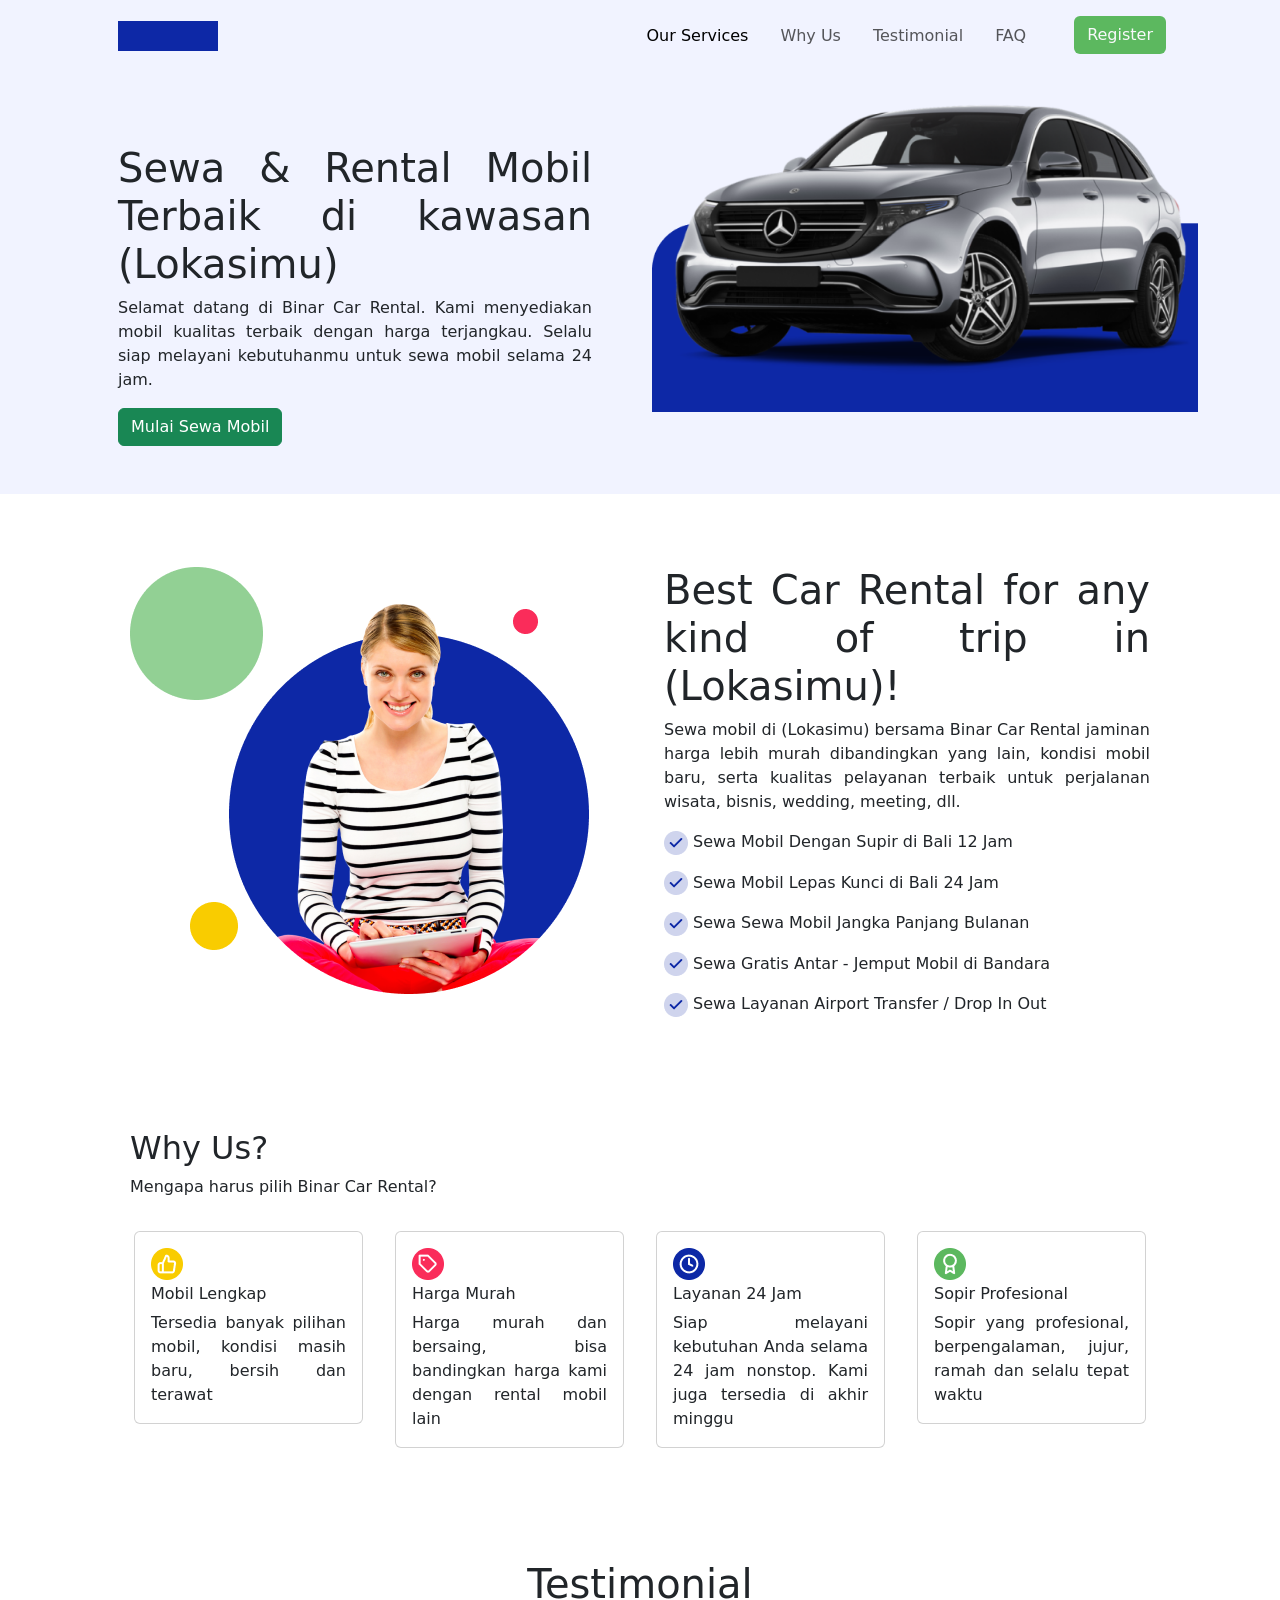
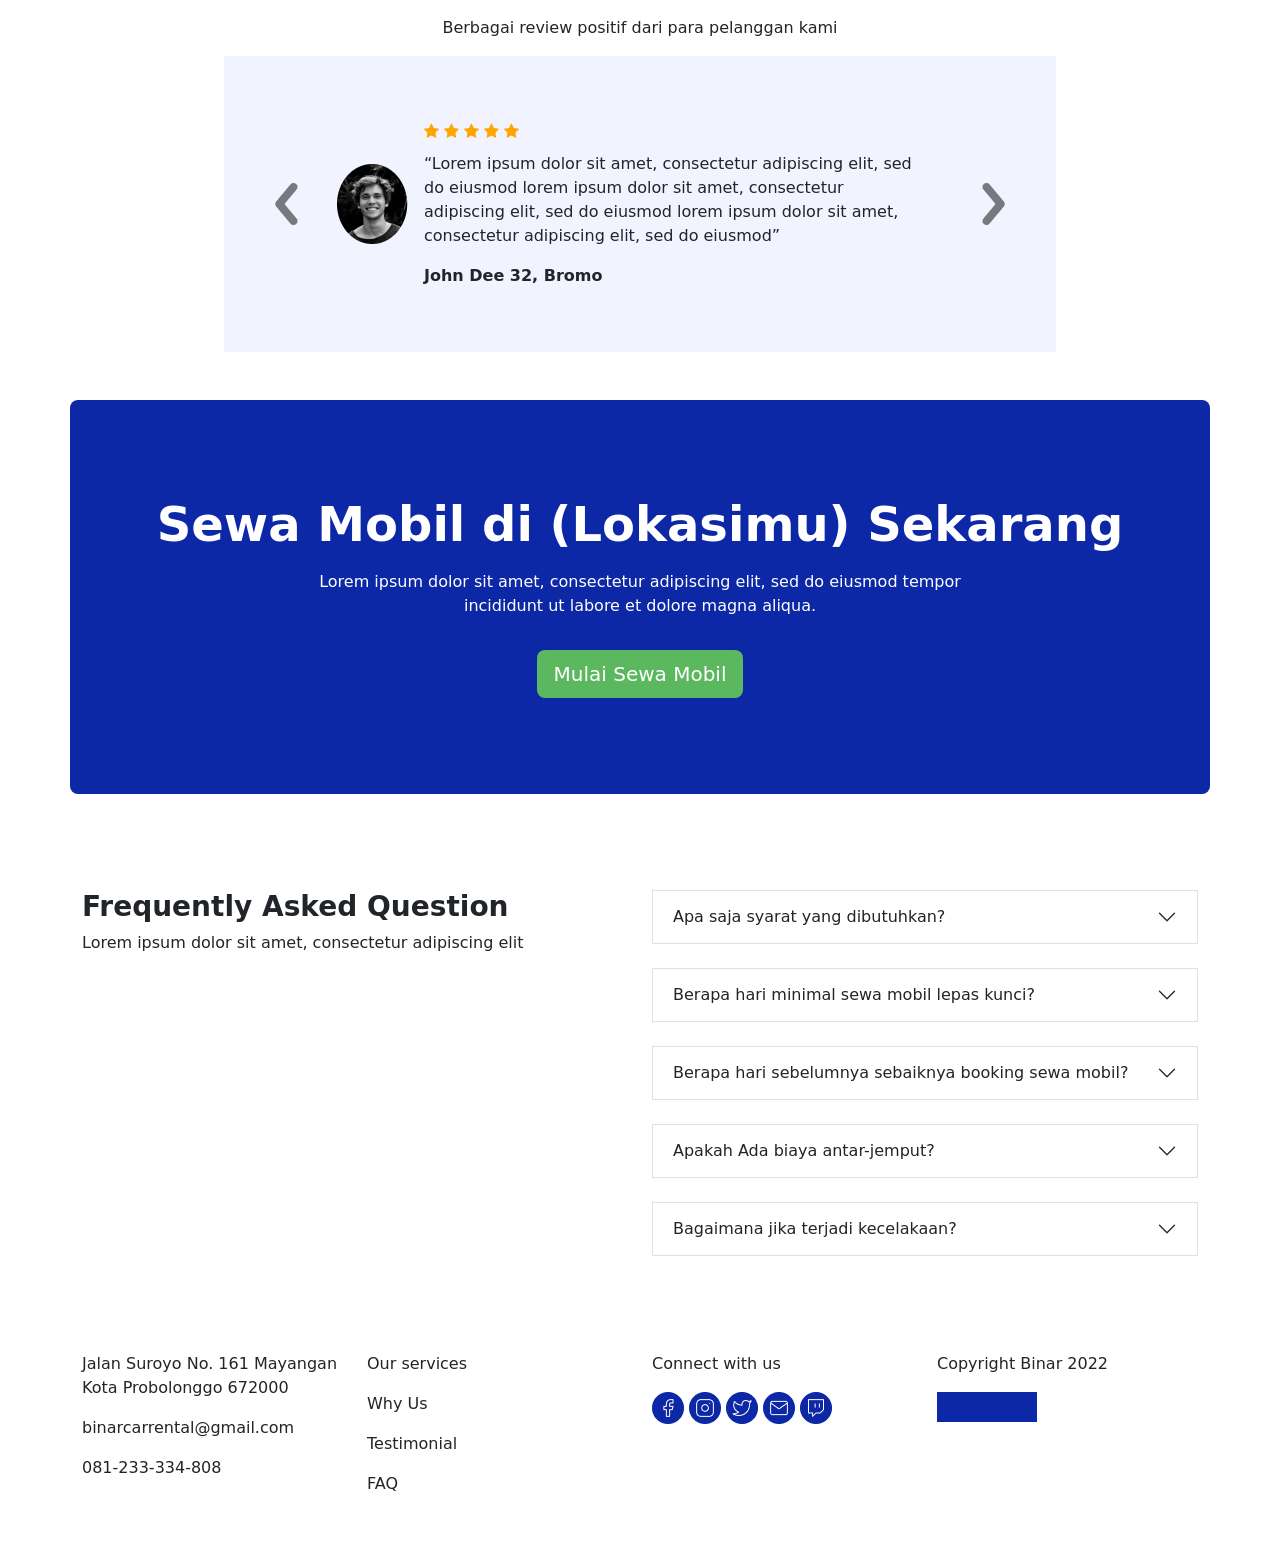
<file: public/index.html>
<!DOCTYPE html>
<html lang="en">
  <head>
    <meta charset="utf-8" />
    <meta name="viewport" content="width=device-width, initial-scale=1" />
    <title>Binar Car Rental</title>
    <link
      rel="stylesheet"
      href="https://cdnjs.cloudflare.com/ajax/libs/font-awesome/4.7.0/css/font-awesome.min.css"
    />
    <link
      href="https://cdn.jsdelivr.net/npm/bootstrap@5.3.3/dist/css/bootstrap.min.css"
      rel="stylesheet"
      integrity="sha384-QWTKZyjpPEjISv5WaRU9OFeRpok6YctnYmDr5pNlyT2bRjXh0JMhjY6hW+ALEwIH"
      crossorigin="anonymous"
    />
  </head>
  <body>
    <div style="background-color: #f1f3ff">
      <!-- navbar -->
      <nav class="navbar navbar-expand-md">
        <div class="container ps-5">
          <a
            class="navbar-brand"
            href="#"
            style="width: 100px; height: 30px; background-color: #0d28a6"
          ></a>
          <button
            class="navbar-toggler"
            type="button"
            data-bs-toggle="offcanvas"
            data-bs-target="#navbarOffcanvasLg"
            aria-controls="navbarOffcanvasLg"
            aria-label="Toggle navigation"
          >
            <span class="navbar-toggler-icon"></span>
          </button>
          <div
            class="offcanvas offcanvas-end"
            tabindex="-1"
            id="navbarOffcanvasLg"
            aria-labelledby="navbarOffcanvasLgLabel"
          >
            <div class="offcanvas-header px-5">
              <h5 class="offcanvas-title" id="offcanvasNavbarLabel">BCR</h5>
              <button
                type="button"
                class="btn-close"
                data-bs-dismiss="offcanvas"
                aria-label="Close"
              ></button>
            </div>
            <ul class="navbar-nav ms-md-auto p-md-2 px-5 gap-3">
              <li class="nav-item">
                <a class="nav-link active" aria-current="page" href="#"
                  >Our Services</a
                >
              </li>
              <li class="nav-item">
                <a class="nav-link" href="#">Why Us</a>
              </li>
              <li class="nav-item">
                <a class="nav-link" href="#">Testimonial</a>
              </li>
              <li class="nav-item">
                <a class="nav-link" href="#">FAQ</a>
              </li>
              <div>
                <button
                  class="btn text-light mx-md-4"
                  type="submit"
                  style="background-color: #5cb85f"
                >
                  Register
                </button>
              </div>
            </ul>
          </div>
        </div>
      </nav>
      <!-- sewa mobil -->
      <div class="container">
        <div class="row pt-4 mb-4">
          <div class="col-md-6 my-auto p-5" style="text-align: justify">
            <h1>Sewa & Rental Mobil Terbaik di kawasan (Lokasimu)</h1>
            <p>
              Selamat datang di Binar Car Rental. Kami menyediakan mobil
              kualitas terbaik dengan harga terjangkau. Selalu siap melayani
              kebutuhanmu untuk sewa mobil selama 24 jam.
            </p>
            <a href="cars.html">
              <button type="button" class="btn btn-success">
              Mulai Sewa Mobil
            </button>
            </a>
          </div>
          <div class="col-md-6">
            <img
              src="images/img_car.png"
              class="img-fluid"
              alt="Gambar Mobil"
            />
          </div>
        </div>
      </div>
    </div>
    <!-- best car -->
    <div class="container">
      <div class="row p-5 g-5">
        <div class="col-md-6">
          <img
            src="images/img_service.png"
            class="img-fluid"
            alt="gambar servis"
          />
        </div>
        <div class="col-md-6" style="text-align: justify">
          <div class="my-auto">
            <h1>Best Car Rental for any kind of trip in (Lokasimu)!</h1>
            <p>
              Sewa mobil di (Lokasimu) bersama Binar Car Rental jaminan harga
              lebih murah dibandingkan yang lain, kondisi mobil baru, serta
              kualitas pelayanan terbaik untuk perjalanan wisata, bisnis,
              wedding, meeting, dll.
            </p>
            <p>
              <span><img src="images/Group 53.png" alt="icon" /></span>
              Sewa Mobil Dengan Supir di Bali 12 Jam
            </p>
            <p>
              <span><img src="images/Group 53.png" alt="icon" /></span>
              Sewa Mobil Lepas Kunci di Bali 24 Jam
            </p>
            <p>
              <span><img src="images/Group 53.png" alt="icon" /></span>
              Sewa Sewa Mobil Jangka Panjang Bulanan
            </p>
            <p>
              <span><img src="images/Group 53.png" alt="icon" /></span>
              Sewa Gratis Antar - Jemput Mobil di Bandara
            </p>
            <p>
              <span><img src="images/Group 53.png" alt="icon" /></span>
              Sewa Layanan Airport Transfer / Drop In Out
            </p>
          </div>
        </div>
      </div>
    </div>
    <!-- why us -->
    <div class="container">
      <div class="row p-5">
        <h2>Why Us?</h2>
        <p>Mengapa harus pilih Binar Car Rental?</p>
        <div class="col-md-3 p-3">
          <div class="card">
            <div class="card-body">
              <h5 class="card-title">
                <span>
                  <img src="images/icon_complete.png" alt="" />
                </span>
              </h5>
              <h6 class="card-subtitle mb-2">Mobil Lengkap</h6>
              <p class="card-text" style="text-align: justify">
                Tersedia banyak pilihan mobil, kondisi masih baru, bersih dan
                terawat
              </p>
            </div>
          </div>
        </div>
        <div class="col-md-3 p-3">
          <div class="card">
            <div class="card-body">
              <h5 class="card-title">
                <span>
                  <img src="images/icon_price.png" alt="" />
                </span>
              </h5>
              <h6 class="card-subtitle mb-2">Harga Murah</h6>
              <p class="card-text" style="text-align: justify">
                Harga murah dan bersaing, bisa bandingkan harga kami dengan
                rental mobil lain
              </p>
            </div>
          </div>
        </div>
        <div class="col-md-3 p-3">
          <div class="card">
            <div class="card-body">
              <h5 class="card-title">
                <span>
                  <img src="images/icon_24hrs.png" alt="" />
                </span>
              </h5>
              <h6 class="card-subtitle mb-2">Layanan 24 Jam</h6>
              <p class="card-text" style="text-align: justify">
                Siap melayani kebutuhan Anda selama 24 jam nonstop. Kami juga
                tersedia di akhir minggu
              </p>
            </div>
          </div>
        </div>
        <div class="col-md-3 p-3">
          <div class="card">
            <div class="card-body">
              <h5 class="card-title">
                <span>
                  <img src="images/icon_professional.png" alt="" />
                </span>
              </h5>
              <h6 class="card-subtitle mb-2">Sopir Profesional</h6>
              <p class="card-text" style="text-align: justify">
                Sopir yang profesional, berpengalaman, jujur, ramah dan selalu
                tepat waktu
              </p>
            </div>
          </div>
        </div>
      </div>
    </div>
    <!-- Testimonial carousel -->
    <div class="container p-5">
      <div class="row" style="text-align: center">
        <h1>Testimonial</h1>
        <p>Berbagai review positif dari para pelanggan kami</p>
        <div
          id="carouselExample"
          class="carousel carousel-dark slide d-flex align-items-center mx-auto"
          style="background-color: #f1f3ff; width: 65vw"
        >
          <div class="carousel-inner w-75 mx-auto py-5">
            <div class="carousel-item active">
              <div
                class="d-md-inline-flex align-items-center justify-content-center"
              >
                <div class="flex-shrink-0">
                  <img src="images/img_photo.png" alt="..." />
                </div>
                <div class="flex-grow-1 mx-3 my-3" style="text-align: left">
                  <div class="mb-2" style="color: orange">
                    <span class="fa fa-star checked"></span>
                    <span class="fa fa-star checked"></span>
                    <span class="fa fa-star checked"></span>
                    <span class="fa fa-star checked"></span>
                    <span class="fa fa-star checked"></span>
                  </div>
                  <p>
                    “Lorem ipsum dolor sit amet, consectetur adipiscing elit,
                    sed do eiusmod lorem ipsum dolor sit amet, consectetur
                    adipiscing elit, sed do eiusmod lorem ipsum dolor sit amet,
                    consectetur adipiscing elit, sed do eiusmod”
                  </p>
                  <b>John Dee 32, Bromo</b>
                </div>
              </div>
            </div>
            <div class="carousel-item">
              <div
                class="d-md-inline-flex align-items-center justify-content-center"
              >
                <div class="flex-shrink-0">
                  <img src="images/img_photo.png" alt="..." />
                </div>
                <div class="flex-grow-1 mx-3 my-3" style="text-align: left">
                  <div class="mb-2" style="color: orange">
                    <span class="fa fa-star checked"></span>
                    <span class="fa fa-star checked"></span>
                    <span class="fa fa-star checked"></span>
                    <span class="fa fa-star checked"></span>
                    <span class="fa fa-star checked"></span>
                  </div>
                  <p>
                    “Lorem ipsum dolor sit amet, consectetur adipiscing elit,
                    sed do eiusmod lorem ipsum dolor sit amet, consectetur
                    adipiscing elit, sed do eiusmod lorem ipsum dolor sit amet,
                    consectetur adipiscing elit, sed do eiusmod”
                  </p>
                  <b>John Dee 32, Bromo</b>
                </div>
              </div>
            </div>
            <div class="carousel-item">
              <div
                class="d-md-inline-flex align-items-center justify-content-center"
              >
                <div class="flex-shrink-0">
                  <img src="images/img_photo.png" alt="..." />
                </div>
                <div class="flex-grow-1 mx-3 my-3" style="text-align: left">
                  <div class="mb-2" style="color: orange">
                    <span class="fa fa-star checked"></span>
                    <span class="fa fa-star checked"></span>
                    <span class="fa fa-star checked"></span>
                    <span class="fa fa-star checked"></span>
                    <span class="fa fa-star checked"></span>
                  </div>
                  <p>
                    “Lorem ipsum dolor sit amet, consectetur adipiscing elit,
                    sed do eiusmod lorem ipsum dolor sit amet, consectetur
                    adipiscing elit, sed do eiusmod lorem ipsum dolor sit amet,
                    consectetur adipiscing elit, sed do eiusmod”
                  </p>
                  <b>John Dee 32, Bromo</b>
                </div>
              </div>
            </div>
          </div>
          <button
            class="carousel-control-prev"
            type="button"
            data-bs-target="#carouselExample"
            data-bs-slide="prev"
          >
            <img src="images/Left button.png" alt="prev" />
            <span class="visually-hidden">Previous</span>
          </button>
          <button
            class="carousel-control-next"
            type="button"
            data-bs-target="#carouselExample"
            data-bs-slide="next"
          >
            <img src="images/Right button.png" alt="next" />
            <span class="visually-hidden">Next</span>
          </button>
        </div>
      </div>
    </div>
    <!-- jumbotron -->
    <div class="container p-5 mb-4 rounded-3" style="background-color: #0d28a6">
      <div class="container py-5 text-white" style="text-align: center">
        <h1 class="display-5 fw-bold">Sewa Mobil di (Lokasimu) Sekarang</h1>
        <p class="col-md-8 mx-auto my-3">
          Lorem ipsum dolor sit amet, consectetur adipiscing elit, sed do
          eiusmod tempor incididunt ut labore et dolore magna aliqua.
        </p>
        <button
          class="btn btn-lg text-white mt-3"
          style="background-color: #5cb85f"
          type="button"
        >
          Mulai Sewa Mobil
        </button>
      </div>
    </div>
    <!-- accordion -->
    <div class="container py-5 my-5">
      <div class="row">
        <div class="col-md-6">
          <div class="text-center text-md-start">
            <h3><b>Frequently Asked Question</b></h3>
            <p>Lorem ipsum dolor sit amet, consectetur adipiscing elit</p>
          </div>
        </div>
        <div class="col-md-6">
          <div
            class="accordion accordion-flush d-flex flex-column gap-4"
            id="accordionExample"
          >
            <div class="accordion-item border">
              <h2 class="accordion-header">
                <button
                  class="accordion-button collapsed"
                  type="button"
                  data-bs-toggle="collapse"
                  data-bs-target="#collapseOne"
                  aria-expanded="false"
                  aria-controls="collapseOne"
                >
                  Apa saja syarat yang dibutuhkan?
                </button>
              </h2>
              <div
                id="collapseOne"
                class="accordion-collapse collapse"
                data-bs-parent="#accordionExample"
              >
                <div class="accordion-body">
                  Lorem ipsum dolor sit amet consectetur, adipisicing elit.
                  Laudantium et quod quia nemo delectus architecto cumque animi
                  placeat. Dolorem aperiam, aliquam fuga ut dolore laudantium
                  excepturi alias fugiat aspernatur praesentium.
                </div>
              </div>
            </div>
            <div class="accordion-item border">
              <h2 class="accordion-header">
                <button
                  class="accordion-button collapsed"
                  type="button"
                  data-bs-toggle="collapse"
                  data-bs-target="#collapseTwo"
                  aria-expanded="false"
                  aria-controls="collapseTwo"
                >
                  Berapa hari minimal sewa mobil lepas kunci?
                </button>
              </h2>
              <div
                id="collapseTwo"
                class="accordion-collapse collapse"
                data-bs-parent="#accordionExample"
              >
                <div class="accordion-body">
                  Lorem ipsum dolor sit amet consectetur adipisicing elit.
                  Dolores quidem iste voluptatem corporis veniam, eum ad
                  perspiciatis distinctio atque aspernatur illum optio vel non!
                  Distinctio reprehenderit magni iure animi ab.
                </div>
              </div>
            </div>
            <div class="accordion-item border">
              <h2 class="accordion-header">
                <button
                  class="accordion-button collapsed"
                  type="button"
                  data-bs-toggle="collapse"
                  data-bs-target="#collapseThree"
                  aria-expanded="false"
                  aria-controls="collapseThree"
                >
                  Berapa hari sebelumnya sebaiknya booking sewa mobil?
                </button>
              </h2>
              <div
                id="collapseThree"
                class="accordion-collapse collapse"
                data-bs-parent="#accordionExample"
              >
                <div class="accordion-body">
                  Lorem ipsum dolor, sit amet consectetur adipisicing elit.
                  Nulla delectus aut consequuntur officia, reprehenderit nam
                  sunt culpa id aspernatur vero laborum dolorum! Quas soluta
                  nisi maiores inventore maxime optio beatae.
                </div>
              </div>
            </div>
            <div class="accordion-item border">
              <h2 class="accordion-header">
                <button
                  class="accordion-button collapsed"
                  type="button"
                  data-bs-toggle="collapse"
                  data-bs-target="#collapseFour"
                  aria-expanded="false"
                  aria-controls="collapseFour"
                >
                  Apakah Ada biaya antar-jemput?
                </button>
              </h2>
              <div
                id="collapseFour"
                class="accordion-collapse collapse"
                data-bs-parent="#accordionExample"
              >
                <div class="accordion-body">
                  Lorem ipsum dolor, sit amet consectetur adipisicing elit.
                  Nulla delectus aut consequuntur officia, reprehenderit nam
                  sunt culpa id aspernatur vero laborum dolorum! Quas soluta
                  nisi maiores inventore maxime optio beatae.
                </div>
              </div>
            </div>
            <div class="accordion-item border">
              <h2 class="accordion-header">
                <button
                  class="accordion-button collapsed"
                  type="button"
                  data-bs-toggle="collapse"
                  data-bs-target="#collapseFive"
                  aria-expanded="false"
                  aria-controls="collapseFive"
                >
                  Bagaimana jika terjadi kecelakaan?
                </button>
              </h2>
              <div
                id="collapseFive"
                class="accordion-collapse collapse"
                data-bs-parent="#accordionExample"
              >
                <div class="accordion-body">
                  Lorem ipsum dolor, sit amet consectetur adipisicing elit.
                  Nulla delectus aut consequuntur officia, reprehenderit nam
                  sunt culpa id aspernatur vero laborum dolorum! Quas soluta
                  nisi maiores inventore maxime optio beatae.
                </div>
              </div>
            </div>
          </div>
        </div>
      </div>
    </div>
    <!-- company profile -->
    <div class="container my-5">
      <div class="row">
        <div class="col-md-3">
          <p>Jalan Suroyo No. 161 Mayangan Kota Probolonggo 672000</p>
          <p>binarcarrental@gmail.com</p>
          <p>081-233-334-808</p>
        </div>
        <div class="col-md-3">
          <p>Our services</p>
          <p>Why Us</p>
          <p>Testimonial</p>
          <p>FAQ</p>
        </div>
        <div class="col-md-3">
          <p>Connect with us</p>
          <div>
            <img src="images/icon_facebook.png" alt="facebook" />
            <img src="images/icon_instagram.png" alt="instagram" />
            <img src="images/icon_twitter.png" alt="twitter" />
            <img src="images/icon_mail.png" alt="mail" />
            <img src="images/icon_twitch.png" alt="twitch" />
          </div>
        </div>
        <div class="col-md-3">
          <p>Copyright Binar 2022</p>
          <div
            style="width: 100px; height: 30px; background-color: #0d28a6"
          ></div>
        </div>
      </div>
    </div>
    <script
      src="https://cdn.jsdelivr.net/npm/bootstrap@5.3.3/dist/js/bootstrap.bundle.min.js"
      integrity="sha384-YvpcrYf0tY3lHB60NNkmXc5s9fDVZLESaAA55NDzOxhy9GkcIdslK1eN7N6jIeHz"
      crossorigin="anonymous"
    ></script>
  </body>
</html>
</file>
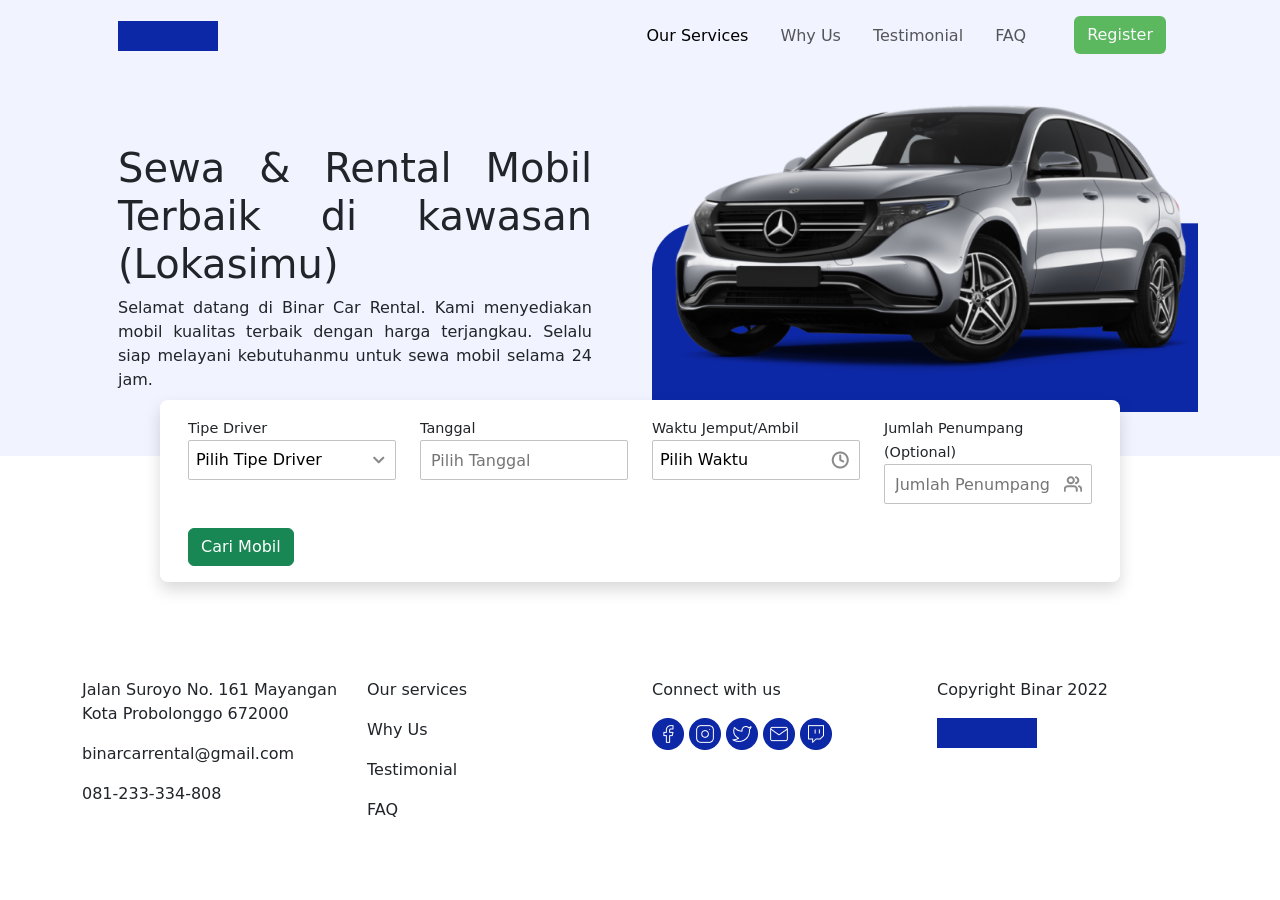
<file: public/cars.html>
<!DOCTYPE html>
<html lang="en">
  <head>
    <meta charset="utf-8" />
    <meta name="viewport" content="width=device-width, initial-scale=1" />
    <title>Binar Car Rental</title>
    <link
      rel="stylesheet"
      href="https://cdnjs.cloudflare.com/ajax/libs/font-awesome/4.7.0/css/font-awesome.min.css"
    />
    <link
      href="https://cdn.jsdelivr.net/npm/bootstrap@5.3.3/dist/css/bootstrap.min.css"
      rel="stylesheet"
      integrity="sha384-QWTKZyjpPEjISv5WaRU9OFeRpok6YctnYmDr5pNlyT2bRjXh0JMhjY6hW+ALEwIH"
      crossorigin="anonymous"
    />
    <link rel="stylesheet" href="css/cars.css" />
  </head>
  <body>
    <div style="background-color: #f1f3ff">
      <!-- navbar -->
      <nav class="navbar navbar-expand-md">
        <div class="container ps-5">
          <a
            class="navbar-brand"
            href="#"
            style="width: 100px; height: 30px; background-color: #0d28a6"
          ></a>
          <button
            class="navbar-toggler"
            type="button"
            data-bs-toggle="offcanvas"
            data-bs-target="#navbarOffcanvasLg"
            aria-controls="navbarOffcanvasLg"
            aria-label="Toggle navigation"
          >
            <span class="navbar-toggler-icon"></span>
          </button>
          <div
            class="offcanvas offcanvas-end"
            tabindex="-1"
            id="navbarOffcanvasLg"
            aria-labelledby="navbarOffcanvasLgLabel"
          >
            <div class="offcanvas-header px-5">
              <h5 class="offcanvas-title" id="offcanvasNavbarLabel">BCR</h5>
              <button
                type="button"
                class="btn-close"
                data-bs-dismiss="offcanvas"
                aria-label="Close"
              ></button>
            </div>
            <ul class="navbar-nav ms-md-auto p-md-2 px-5 gap-3">
              <li class="nav-item">
                <a class="nav-link active" aria-current="page" href="#"
                  >Our Services</a
                >
              </li>
              <li class="nav-item">
                <a class="nav-link" href="#">Why Us</a>
              </li>
              <li class="nav-item">
                <a class="nav-link" href="#">Testimonial</a>
              </li>
              <li class="nav-item">
                <a class="nav-link" href="#">FAQ</a>
              </li>
              <div>
                <button
                  class="btn text-light mx-md-4"
                  type="submit"
                  style="background-color: #5cb85f"
                >
                  Register
                </button>
              </div>
            </ul>
          </div>
        </div>
      </nav>
      <!-- sewa mobil -->
      <div class="container">
        <div class="row pt-4 mb-4">
          <div class="col-md-6 my-auto p-5" style="text-align: justify">
            <h1>Sewa & Rental Mobil Terbaik di kawasan (Lokasimu)</h1>
            <p>
              Selamat datang di Binar Car Rental. Kami menyediakan mobil
              kualitas terbaik dengan harga terjangkau. Selalu siap melayani
              kebutuhanmu untuk sewa mobil selama 24 jam.
            </p>
          </div>
          <div class="col-md-6">
            <img
              src="images/img_car.png"
              class="img-fluid"
              alt="Gambar Mobil"
            />
          </div>
        </div>
      </div>
    </div>

    <!-- fitur filter -->
    <div
      class="container position-relative shadow bg-white p-3 w-75 rounded-3"
      style="margin-top: -5rem !important"
    >
      <div class="row mx-auto">
        <div class="col-md">
          <span id="label">Tipe Driver</span>
          <select id="tipe-driver">
            <option selected disabled hidden>Pilih Tipe Driver</option>
            <option value="Dengan Sopir">Dengan Sopir</option>
            <option value="Tanpa Sopir(Lepas Kunci)">
              Tanpa Sopir(Lepas Kunci)
            </option>
          </select>
        </div>

        <div class="col-md">
          <span id="label">Tanggal</span>
          <input
            id="tanggal"
            type="text"
            placeholder="Pilih Tanggal"
            onfocus="(this.type='date')"
            onblur="(this.type='text')"
          />
        </div>

        <div class="col-md">
          <span id="label">Waktu Jemput/Ambil</span>
          <select id="waktu">
            <option selected disabled hidden>Pilih Waktu</option>
            <option value="8">08.00 WIB</option>
            <option value="9">09.00 WIB</option>
            <option value="10">10.00 WIB</option>
            <option value="11">11.00 WIB</option>
            <option value="12">12.00 WIB</option>
          </select>
        </div>

        <div class="col-md">
          <span id="label">Jumlah Penumpang (Optional)</span>
          <input
            type="text"
            name=""
            id="Jumlah-Penumpang"
            placeholder="Jumlah Penumpang"
          />
        </div>
        <div class="col">
          <button
            onclick="searchcar()"
            id="cari-mobil"
            type="button"
            class="btn btn-success mt-4"
          >
            Cari Mobil
          </button>
        </div>
      </div>
    </div>

    <!-- container card Mobil -->
    <div class="container p-3 w-75 my-3">
      <div class="row row-cols-1 row-cols-md-3 g-4" id="card-mobil"></div>
    </div>

    <!-- company profile -->
    <div class="container my-5">
      <div class="row">
        <div class="col-md-3">
          <p>Jalan Suroyo No. 161 Mayangan Kota Probolonggo 672000</p>
          <p>binarcarrental@gmail.com</p>
          <p>081-233-334-808</p>
        </div>
        <div class="col-md-3">
          <p>Our services</p>
          <p>Why Us</p>
          <p>Testimonial</p>
          <p>FAQ</p>
        </div>
        <div class="col-md-3">
          <p>Connect with us</p>
          <div>
            <img src="images/icon_facebook.png" alt="facebook" />
            <img src="images/icon_instagram.png" alt="instagram" />
            <img src="images/icon_twitter.png" alt="twitter" />
            <img src="images/icon_mail.png" alt="mail" />
            <img src="images/icon_twitch.png" alt="twitch" />
          </div>
        </div>
        <div class="col-md-3">
          <p>Copyright Binar 2022</p>
          <div
            style="width: 100px; height: 30px; background-color: #0d28a6"
          ></div>
        </div>
      </div>
    </div>
    <script
      src="https://cdn.jsdelivr.net/npm/bootstrap@5.3.3/dist/js/bootstrap.bundle.min.js"
      integrity="sha384-YvpcrYf0tY3lHB60NNkmXc5s9fDVZLESaAA55NDzOxhy9GkcIdslK1eN7N6jIeHz"
      crossorigin="anonymous"
    ></script>
    <script src="scripts/binar.js"></script>
    <script src="scripts/index.js"></script>
  </body>
</html>
</file>
<file: public/css/cars.css>
#label {
  font-size: 0.9em;
}

input {
  border: 1px solid rgb(195, 195, 195);
  border-radius: 2px;
  background-color: white;
  width: 13em;
  height: 2.5em;
  padding: 10px;
  -webkit-transition: 0.5s;
  transition: 0.5s;
  outline: none;
}

select {
  border: 1px solid rgb(195, 195, 195);
  border-radius: 2px;
  background-color: white;
  width: 13em;
  height: 2.5em;
  padding: 7px;
  outline: none;
}

input:focus {
  border: 2px solid green;
}
select:focus {
  border: 2px solid green;
}

input#Jumlah-Penumpang {
  background-image: url("../images/person.png");
  background-position: 95%;
  background-repeat: no-repeat;
}

select#tipe-driver {
  -moz-appearance: none; /* Firefox */
  -webkit-appearance: none; /* Safari and Chrome */
  appearance: none;
  background-image: url("../images/down.png");
  background-position: 95%;
  background-repeat: no-repeat;
}
select#tipe-driver:focus {
  background-image: url("../images/up.png");
  background-position: 95%;
  background-repeat: no-repeat;
}

select#waktu {
  -moz-appearance: none; /* Firefox */
  -webkit-appearance: none; /* Safari and Chrome */
  appearance: none;
  background-image: url("../images/fi_clock.png");
  background-position: 95%;
  background-repeat: no-repeat;
}
select#waktu:focus {
  background-image: url("../images/up.png");
  background-position: 95%;
  background-repeat: no-repeat;
}

.select-items div,
.select-selected {
  color: #ffffff;
  padding: 8px 16px;
  border: 1px solid transparent;
  border-color: transparent transparent rgba(0, 0, 0, 0.1) transparent;
  cursor: pointer;
  user-select: none;
}

.card-img-top {
  width: 100%;
  height: 20em;
  object-fit: cover;
}
</file>
